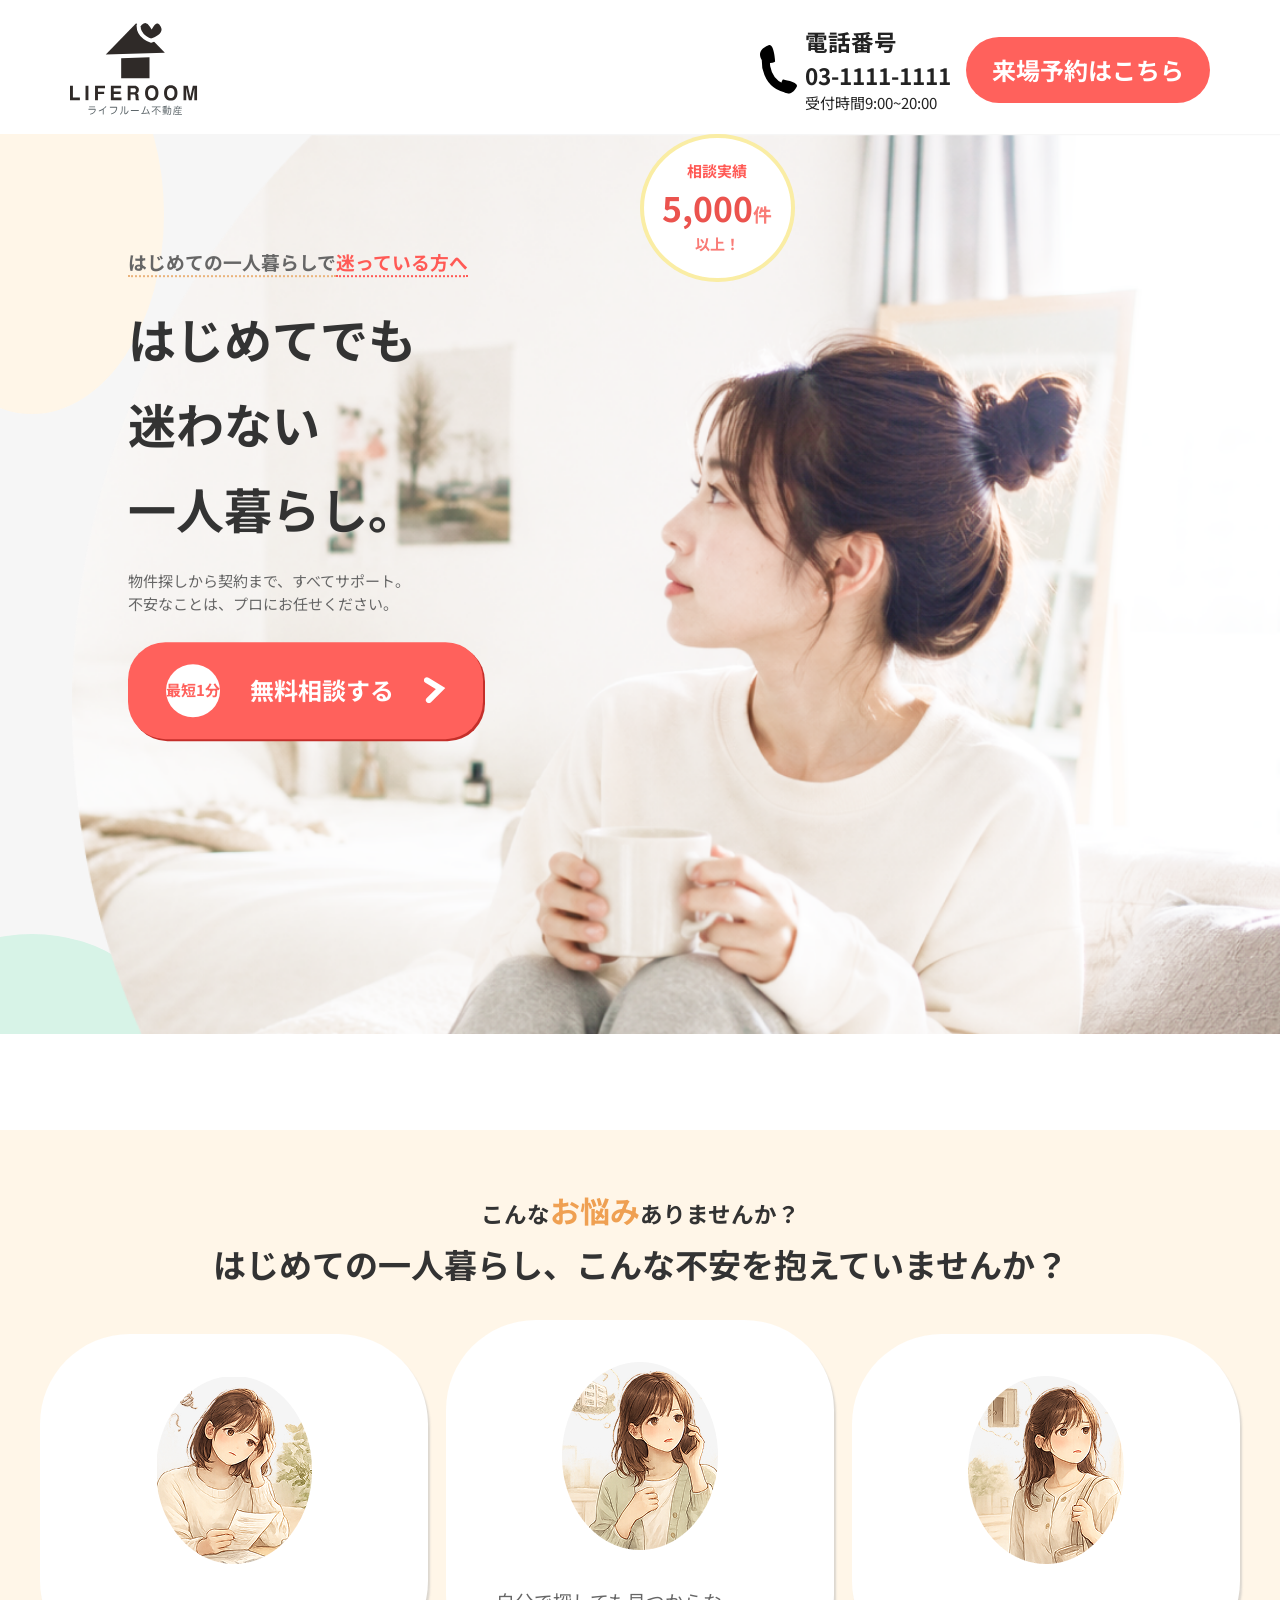
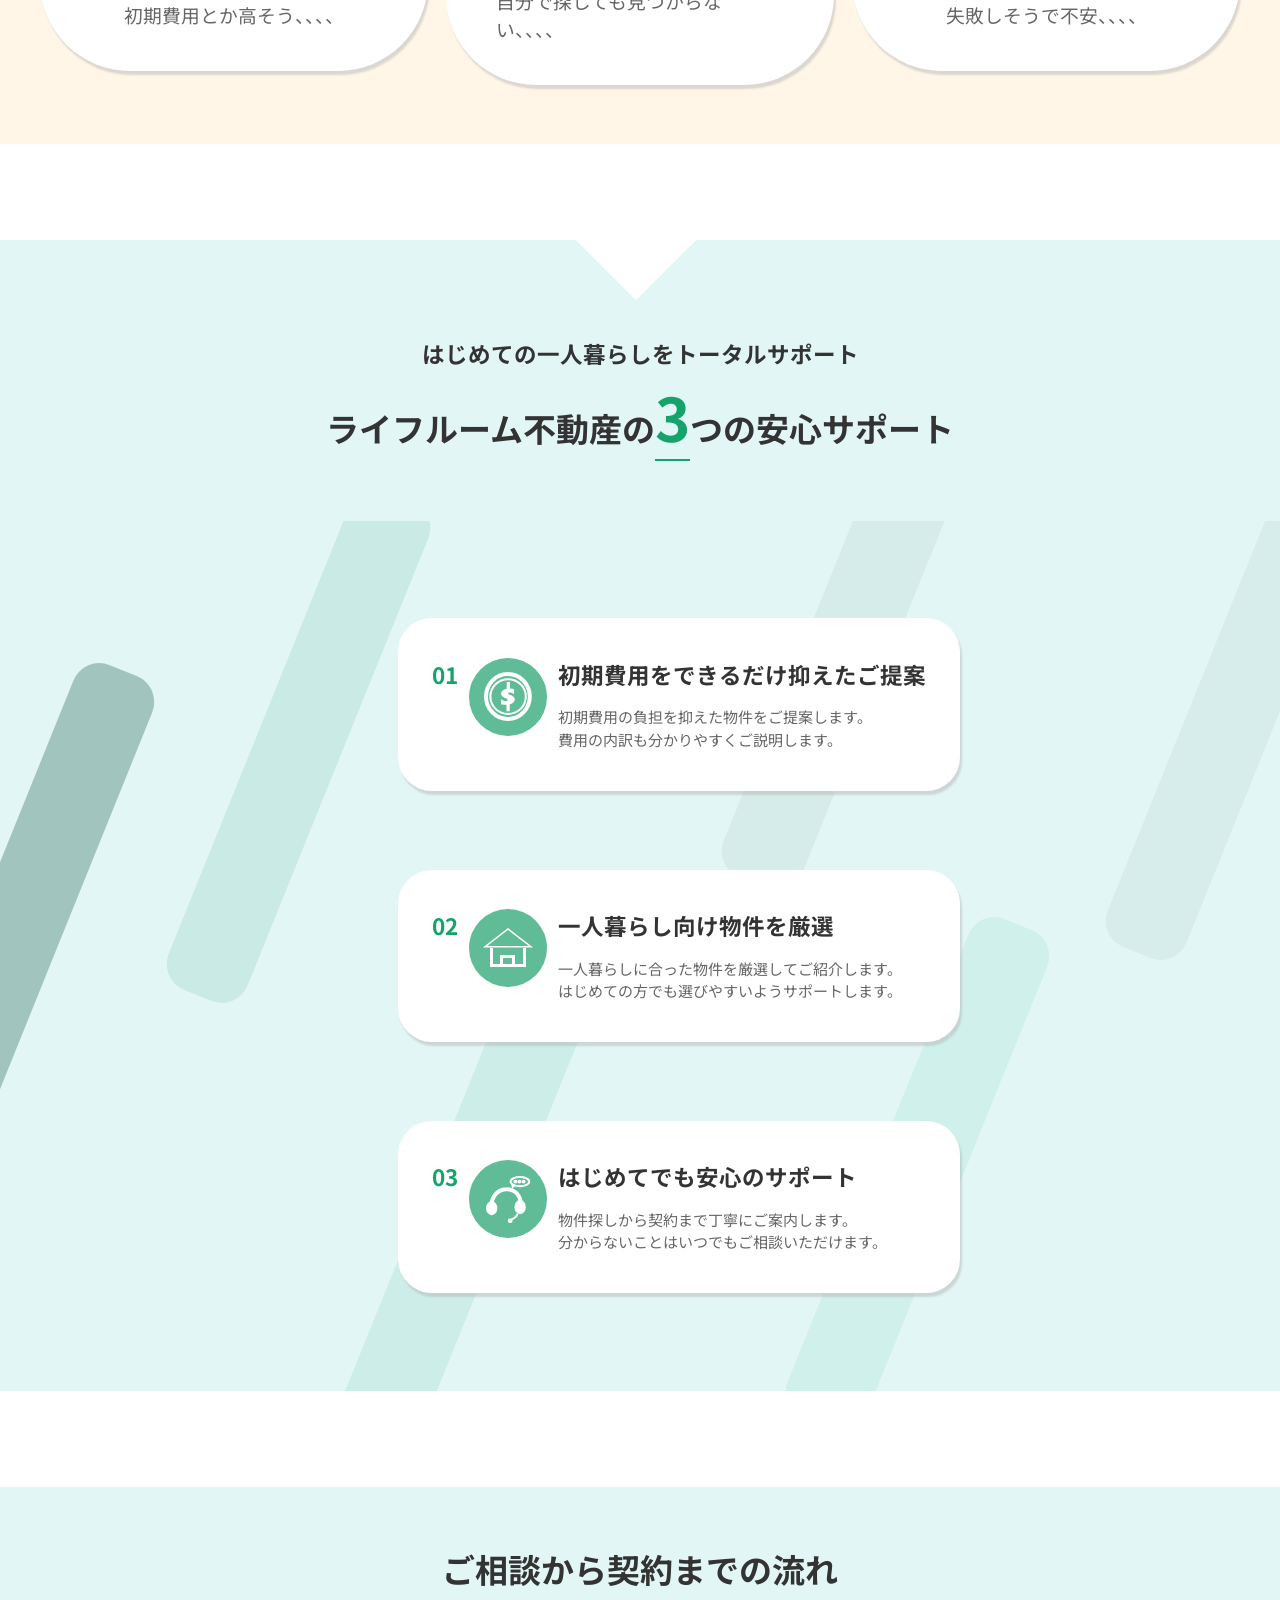
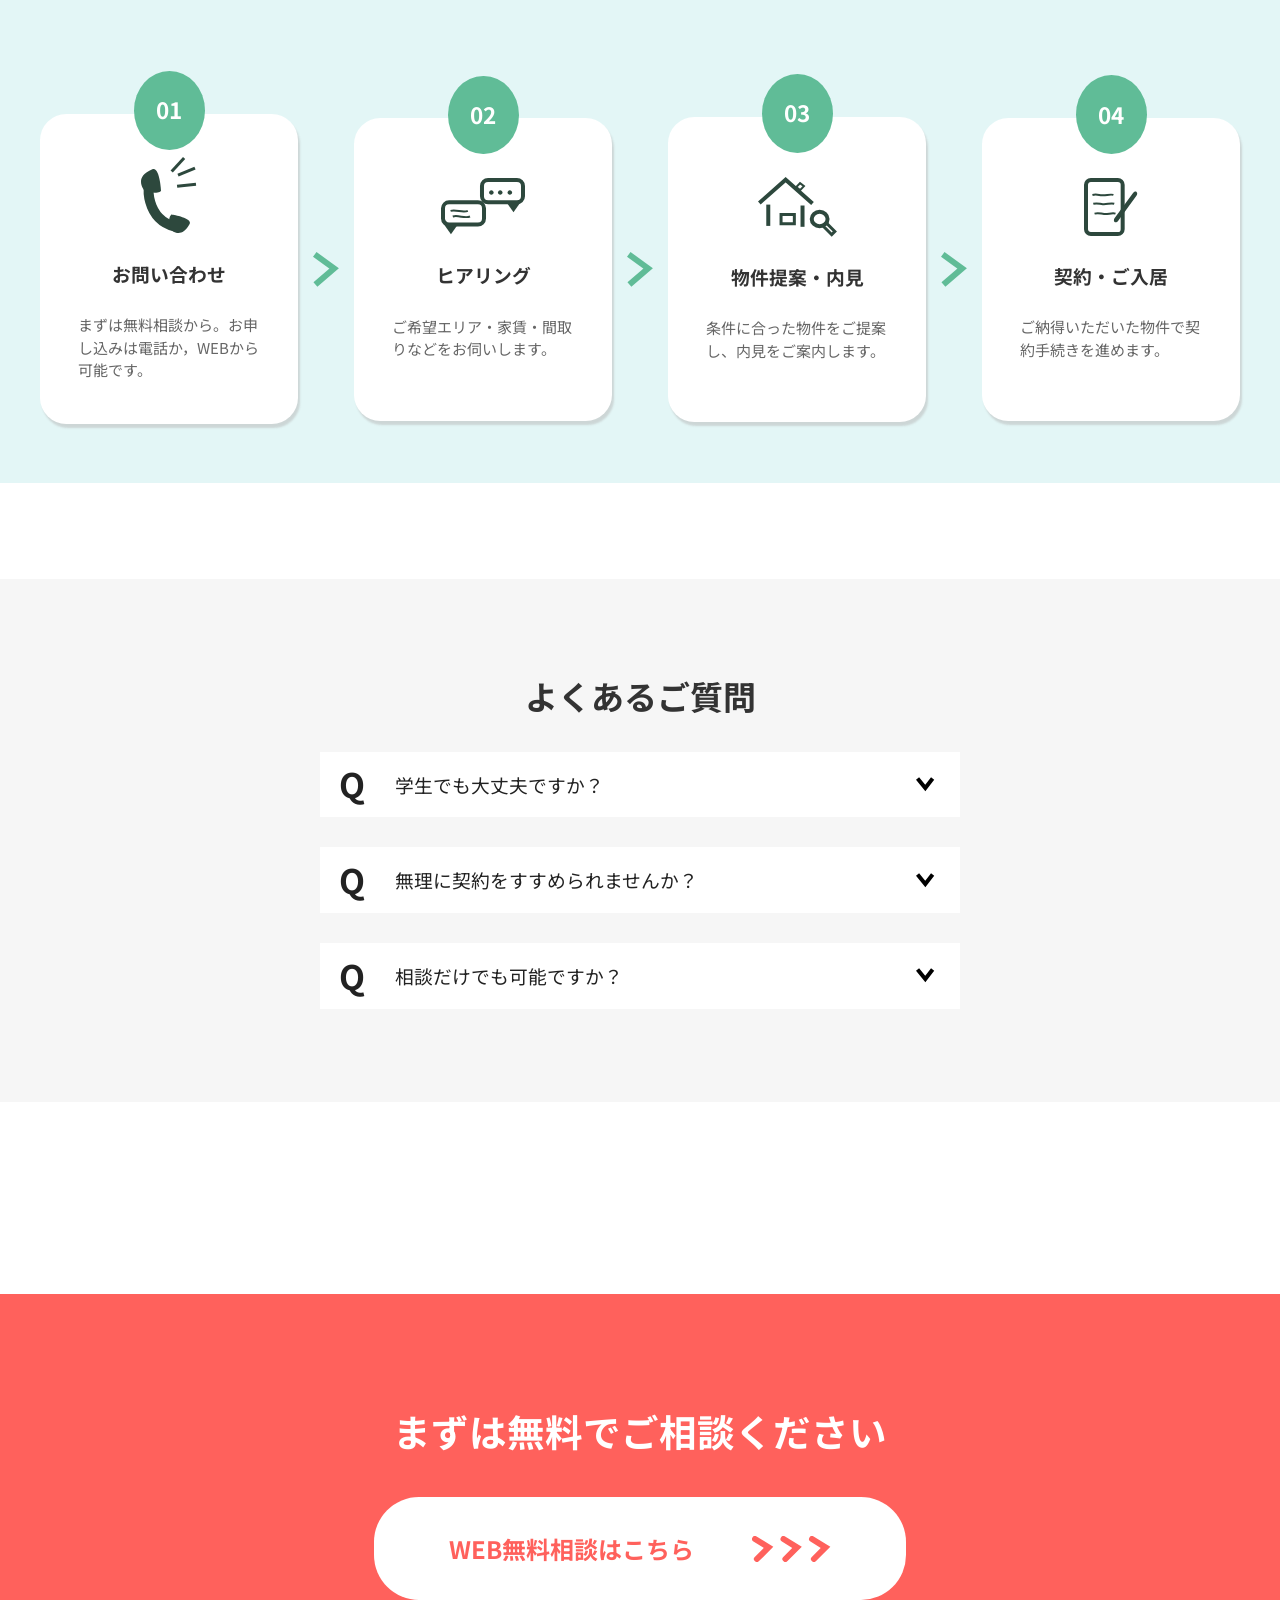
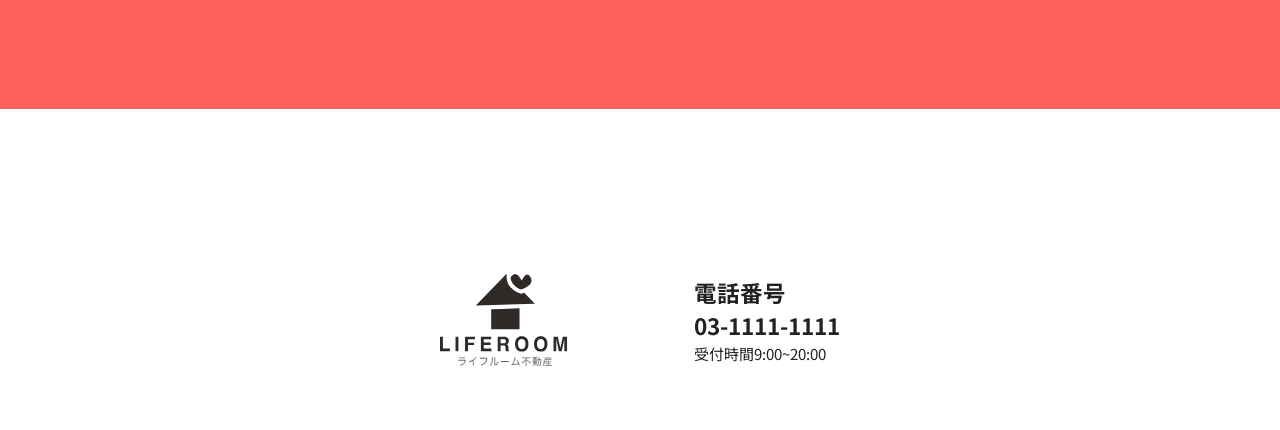
<file: index.html>
<!DOCTYPE html>
<html lang="ja" dir="ltr">
<head>
    <meta charset="UTF-8">
    <meta name="description" content="ポートフォリオLPデザイン架空不動産会社のサービスランディングページです">
    <meta name="viewport" content="width=device-width, initial-scale=1.0">

    <link rel="preconnect" href="https://fonts.googleapis.com">
    <link rel="preconnect" href="https://fonts.gstatic.com" crossorigin>
    <link href="https://fonts.googleapis.com/css2?family=Noto+Sans+JP:wght@100..900&display=swap" rel="stylesheet">

    <link rel="icon" href="assets/images/liferoom_favicon.png">
    <link rel="stylesheet" href="css/reset.css">
    <link rel="stylesheet" href="css/common.css">
    <link rel="stylesheet" href="css/style.css">
    <link rel="stylesheet" href="css/responsive.css">

    <title>ライフルーム不動産安心サポート</title>
</head>
<body>
    
        <header>
            <div class="container">
                <div class="header__layout">
                    <h1 class="header__logo">
                        <a href="index.html">
                            <img src="assets/images/logo.svg" alt="LIFEROOM/ライフルーム不動産" width="128" height="96"> 
                        </a>
                    </h1>
                    <div class="header__cta">
                        <div class="header__tel">
                            <img src="assets/images/tel-icon.svg" alt="電話アイコン" class="header__icon" width="37" height="49">
                            <div class="tel__text">
                                <p class="tel__label">電話番号</p>
                                <a href="tel:0311111111" class="tel__num">03-1111-1111</a>
                                <p class="tel__info">受付時間<span class="info__time">9:00~20:00</span></p>
                            </div>
                        </div>
                        <a href="contact/contact.html" class="btn__cta header__btn btn__font">来場予約はこちら</a>
                    </div>
                </div>
            </div>
        </header>
        <main>
            
                
                    <section id="first-view" class="section js-fade">
                        
                                <div class="first-view__layout">
                                    <div class="first-view__content">
                                        <p class="first-view__header"><span class="under-line--yellow">はじめての一人暮らしで</span><span class="text--pink">迷っている方へ</span></p>
                                        <h2 class="first-view__lead-text"><span>はじめてでも</span><span>迷わない</span><span>一人暮らし。</span></h2>
                                        <p class="first-view__sub-text">物件探しから契約まで、すべてサポート。<br>不安なことは、プロにお任せください。</p>
                                        <a href="contact/contact.html" class="btn__cta btn__font first-view__btn"><span class="add-cta">最短1分</span><span class="btn__text">無料相談する</span><span class="ui-icon"><svg width="22" height="26" viewBox="0 0 22 26" fill="none" xmlns="http://www.w3.org/2000/svg">
<path d="M3.00043 3.00043L16.5139 11.3787L4.89214 23.0004" stroke="white" stroke-width="6" stroke-linecap="round"/>
</svg></span></a>
                                    </div>
                                    <div class="first-view__visual">
                                        <div class="first-view__img">
                                            <img src="assets/images/fv-img.png" alt="一人暮らしの女性の生活風景">
                                        </div>
                                        <div class="first-view__cv">
                                            <p class="cv__header">相談実績</p>
                                            <p class="cv__result"><span class="cv__num">5,000</span>件</p>
                                            <p class="cv__bottom">以上！</p>
                                        </div>
                                    </div>
                                    <div class="fv-decoration decoration-circle"></div>
                                </div>
                        
                    </section>
                    
                    <section id="problem" class="section">
                        <div class="container">
                            <div class="problem__layout">
                                
                                    <div class="problem__title">
                                        <p class="section__title-header problem__title-header">こんな<span class="text--yellow">お悩み</span>ありませんか？</p>
                                        <h2 class="section__title">はじめての一人暮らし、こんな不安を抱えていませんか？</h2>
                                    </div>
                                    <div class="problem__content">
                                        <div class="problem__card">
                                            <div class="problem__img">
                                                <img src="assets/images/problem-cost-img.png" alt="費用が高くて悩んでる女性のイラスト">
                                            </div>
                                            <p class="problem__card-text">初期費用とか高そう、、、、</p>
                                        </div>
                                        <div class="problem__card">
                                            <div class="problem__img">
                                                <img src="assets/images/problem-search-img.png" alt="探しても見つからず困っている女性のイラスト">
                                            </div>
                                            <p class="problem__card-text">自分で探しても見つからない、、、、</p>
                                        </div>
                                        <div class="problem__card">
                                            <div class="problem__img">
                                                <img src="assets/images/problem-anxiety-img.png" alt="失敗しそうで不安になっている様子の女性のイラスト">
                                            </div>
                                            <p class="problem__card-text">失敗しそうで不安、、、、</p>
                                        </div>
                                    </div>  
                            </div> 
                        </div>       
                    </section>
                    <section id="solution" class="section">
                        
                            <div class="solution__layout">
                                    <div class="solution__title">
                                        <p class="section__title-header solution__title-header">はじめての一人暮らしをトータルサポート</p>
                                        <h2 class="section__title">ライフルーム不動産の<span class="text--green">3</span>つの安心サポート</h2>
                                    </div>
                                    <div class="solution__content js-fade">
                                        <div class="solution__card-area">
                                            <ul class="solution__card-list">
                                                <li class="solution__card">
                                                    <p class="solution__card-num">01</p>
                                                    <div class="solution__card-svg">
                                                        <img src="assets/images/coin-icon.svg" alt="コインアイコン">
                                                    </div>
                                                    <div class="solution__card-text">
                                                        <h3 class="solution__card-title">初期費用をできるだけ抑えたご提案</h3>
                                                        <p class="solution__card-description">初期費用の負担を抑えた物件をご提案します。<br>費用の内訳も分かりやすくご説明します。</p>
                                                    </div>
                                                </li>
                                                 <li class="solution__card">
                                                    <p class="solution__card-num">02</p>
                                                    <div class="solution__card-svg">
                                                        <img src="assets/images/house-icon.svg" alt="家のアイコン">
                                                    </div>
                                                    <div class="solution__card-text">
                                                        <h3 class="solution__card-title">一人暮らし向け物件を厳選</h3>
                                                        <p class="solution__card-description">一人暮らしに合った物件を厳選してご紹介します。<br>はじめての方でも選びやすいようサポートします。</p>
                                                    </div>
                                                </li>
                                                 <li class="solution__card">
                                                    <p class="solution__card-num">03</p>
                                                    <div class="solution__card-svg">
                                                        <img src="assets/images/support-icon.svg" alt="サポートアイコン">
                                                    </div>
                                                    <div class="solution__card-text">
                                                        <h3 class="solution__card-title">はじめてでも安心のサポート</h3>
                                                        <p class="solution__card-description">物件探しから契約まで丁寧にご案内します。<br>分からないことはいつでもご相談いただけます。</p>
                                                    </div>
                                                </li>
                                            </ul>
                                        </div>
                                        <div class="solution-decoration decoration-01"></div>
                                        <div class="solution-decoration decoration-02"></div>
                                        <div class="solution-decoration decoration-03"></div>
                                        <div class="solution-decoration decoration-04"></div>
                                        <div class="solution-decoration decoration-05"></div>
                                        <div class="solution-decoration decoration-06"></div>


                                    </div>
                            </div>
                        
                        
                    </section>
                    <section id="flow" class="section">
                        <div class="container">
                            <div class="flow__layout">
                                <h2 class="section__title">ご相談から契約までの流れ</h2>
                                <ol class="flow__list">
                                    <li class="flow__item">
                                        <p class="flow__item-num">01</p>
                                        <div class="flow__item-card">
                                            <div class="flow__card-icon">
                                                <img src="assets/images/flow-tel-icon.svg" alt="お問い合わせ電話アイコン">
                                            </div>
                                            <h3 class="flow__card-title">お問い合わせ</h3>
                                            <p class="flow__card-text">まずは無料相談から。お申し込みは電話か，WEBから可能です。</p>
                                        </div>
                                    </li>
                                    <div class="flow__item-arrow">
                                            <img src="assets/images/flow-arrow-icon2.svg" alt="矢印アイコン">
                                    </div>
                                    <li class="flow__item">
                                        <p class="flow__item-num">02</p>
                                        <div class="flow__item-card">
                                            <div class="flow__card-icon">
                                                <img src="assets/images/flow-hearing-icon.svg" alt="ヒアリングを表すアイコン">
                                            </div>
                                            <h3 class="flow__card-title">ヒアリング</h3>
                                            <p class="flow__card-text">ご希望エリア・家賃・間取りなどをお伺いします。</p>
                                        </div>
                                       
                                    </li>
                                    <div class="flow__item-arrow">
                                            <img src="assets/images/flow-arrow-icon2.svg" alt="矢印アイコン">
                                    </div>
                                    <li class="flow__item">
                                        <p class="flow__item-num">03</p>
                                        <div class="flow__item-card">
                                            <div class="flow__card-icon">
                                                <img src="assets/images/flow-viewing-icon.svg" alt="内見や家を探すアイコン">
                                            </div>
                                            <h3 class="flow__card-title">物件提案・内見</h3>
                                            <p class="flow__card-text">条件に合った物件をご提案し、内見をご案内します。</p>
                                        </div>
                                      
                                    </li>
                                    <div class="flow__item-arrow">
                                            <img src="assets/images/flow-arrow-icon2.svg" alt="矢印アイコン">
                                    </div>
                                    <li class="flow__item">
                                        <p class="flow__item-num">04</p>
                                        <div class="flow__item-card">
                                            <div class="flow__card-icon">
                                                <img src="assets/images/flow-contract-icon.svg" alt="契約を表すアイコン">
                                            </div>
                                            <h3 class="flow__card-title">契約・ご入居</h3>
                                            <p class="flow__card-text">ご納得いただいた物件で契約手続きを進めます。</p>
                                        </div>
                                    </li>
                                </ol>
                            </div>
                        </div>
                    </section>                       
                        
                    <section id="faq" class="section-faq">
                        <div class="container">
                            <div class="faq__layout">
                                 <h2 class="section__title">よくあるご質問</h2>
                                 <dl class="faq__list">
                                    <div class="faq__item" data-open="false">
                                        <dt class="faq__question">
                                            <p class="faq__text-area">
                                                <span class="faq__item-title">Q</span>
                                                <span class="faq__item-text">学生でも大丈夫ですか？</span>
                                            </p>
                                            <button class="faq__btn js-faq-toggle" aria-label="FAQを開閉する"><svg class="faq__btn-icon" width="19" height="15" viewBox="0 0 19 15" fill="none" xmlns="http://www.w3.org/2000/svg">
<path d="M16.6205 1.56793L9.31179 10.9907L1.55435 1.41101" stroke="black" stroke-width="4"/>
</svg></button>
                                        </dt>
                                        <dd class="faq__answer">
                                            <p class="faq__text-area">
                                                <span class="faq__item-title">A</span>
                                                <span class="faq__item-text">はい、学生の方でもご利用いただけます。</span>
                                            </p>
                                        </dd>
                                    </div>
                                    <div class="faq__item" data-open="false">
                                        <dt class="faq__question">
                                            <p class="faq__text-area">
                                                <span class="faq__item-title">Q</span>
                                                <span class="faq__item-text">無理に契約をすすめられませんか？</span>
                                            </p>
                                            <button class="faq__btn js-faq-toggle" aria-label="FAQを開閉する"><svg class="faq__btn-icon" width="19" height="15" viewBox="0 0 19 15" fill="none" xmlns="http://www.w3.org/2000/svg">
<path d="M16.6205 1.56793L9.31179 10.9907L1.55435 1.41101" stroke="black" stroke-width="4"/>
</svg></button>
                                        </dt>
                                        <dd class="faq__answer">
                                            <p class="faq__text-area">
                                                <span class="faq__item-title">A</span>
                                                <span class="faq__item-text"> 無理な営業や契約のご案内は行っておりませんので、<br>ご安心ください。</span>
                                            </p>
                                        </dd>
                                    </div>
                                    <div class="faq__item" data-open="false">
                                        <dt class="faq__question">
                                            <p class="faq__text-area">
                                                <span class="faq__item-title">Q</span>
                                                <span class="faq__item-text">相談だけでも可能ですか？</span>
                                            </p>
                                            <button class="faq__btn js-faq-toggle" aria-label="FAQを開閉する"><svg class="faq__btn-icon" width="19" height="15" viewBox="0 0 19 15" fill="none" xmlns="http://www.w3.org/2000/svg">
<path d="M16.6205 1.56793L9.31179 10.9907L1.55435 1.41101" stroke="black" stroke-width="4"/>
</svg></button>
                                        </dt>
                                        <dd class="faq__answer">
                                            <p class="faq__text-area">
                                                <span class="faq__item-title">A</span>
                                                <span class="faq__item-text">はい、相談だけでもお気軽にお問い合わせください。</span>
                                            </p>
                                        </dd>
                                    </div>
                                 </dl>
                            </div>
                        </div>
                    </section>
                    <section id="cta" class="section">
                        <div class="container">
                            <div class="cta__layout">
                                <div class="cta__content">
                                    <h2 class="cta__title">まずは無料でご相談ください</h2>
                                    <a href="contact/contact.html" class="btn__font cta__btn"><span class="cta__btn-text">WEB無料相談はこちら</span><span class="cta__btn-svg"><svg width="79" height="26" viewBox="0 0 79 26" fill="none" xmlns="http://www.w3.org/2000/svg">
<path d="M3.00037 3.00049L16.5138 11.3788L4.89208 23.0005" stroke="#FF615C" stroke-width="6" stroke-linecap="round"/>
<path d="M31.5138 3.00049L45.0272 11.3788L33.4055 23.0005" stroke="#FF615C" stroke-width="6" stroke-linecap="round"/>
<path d="M60.0272 3.00049L73.5407 11.3788L61.9189 23.0005" stroke="#FF615C" stroke-width="6" stroke-linecap="round"/>
</svg></span></a>
                                </div>
                            </div>
                        </div>
                    </section>
           
            
        </main>
        <footer>
            <div class="container">
                <div class="footer__layout">
                    <div class="footer__logo">
                        <img src="assets/images/logo.svg" alt="LIFEROOM/ライフルーム不動産">
                    </div>
                    <div class="tel__text">
                        <p class="tel__label">電話番号</p>
                        <a href="tel:0311111111" class="tel__num">03-1111-1111</a>
                        <p class="tel__info">受付時間<span class="info__time">9:00~20:00</span></p>
                     </div>
                </div>
            </div>
        </footer>
    
    <script src="js/script.js"></script>
</body>
</html>
</file>
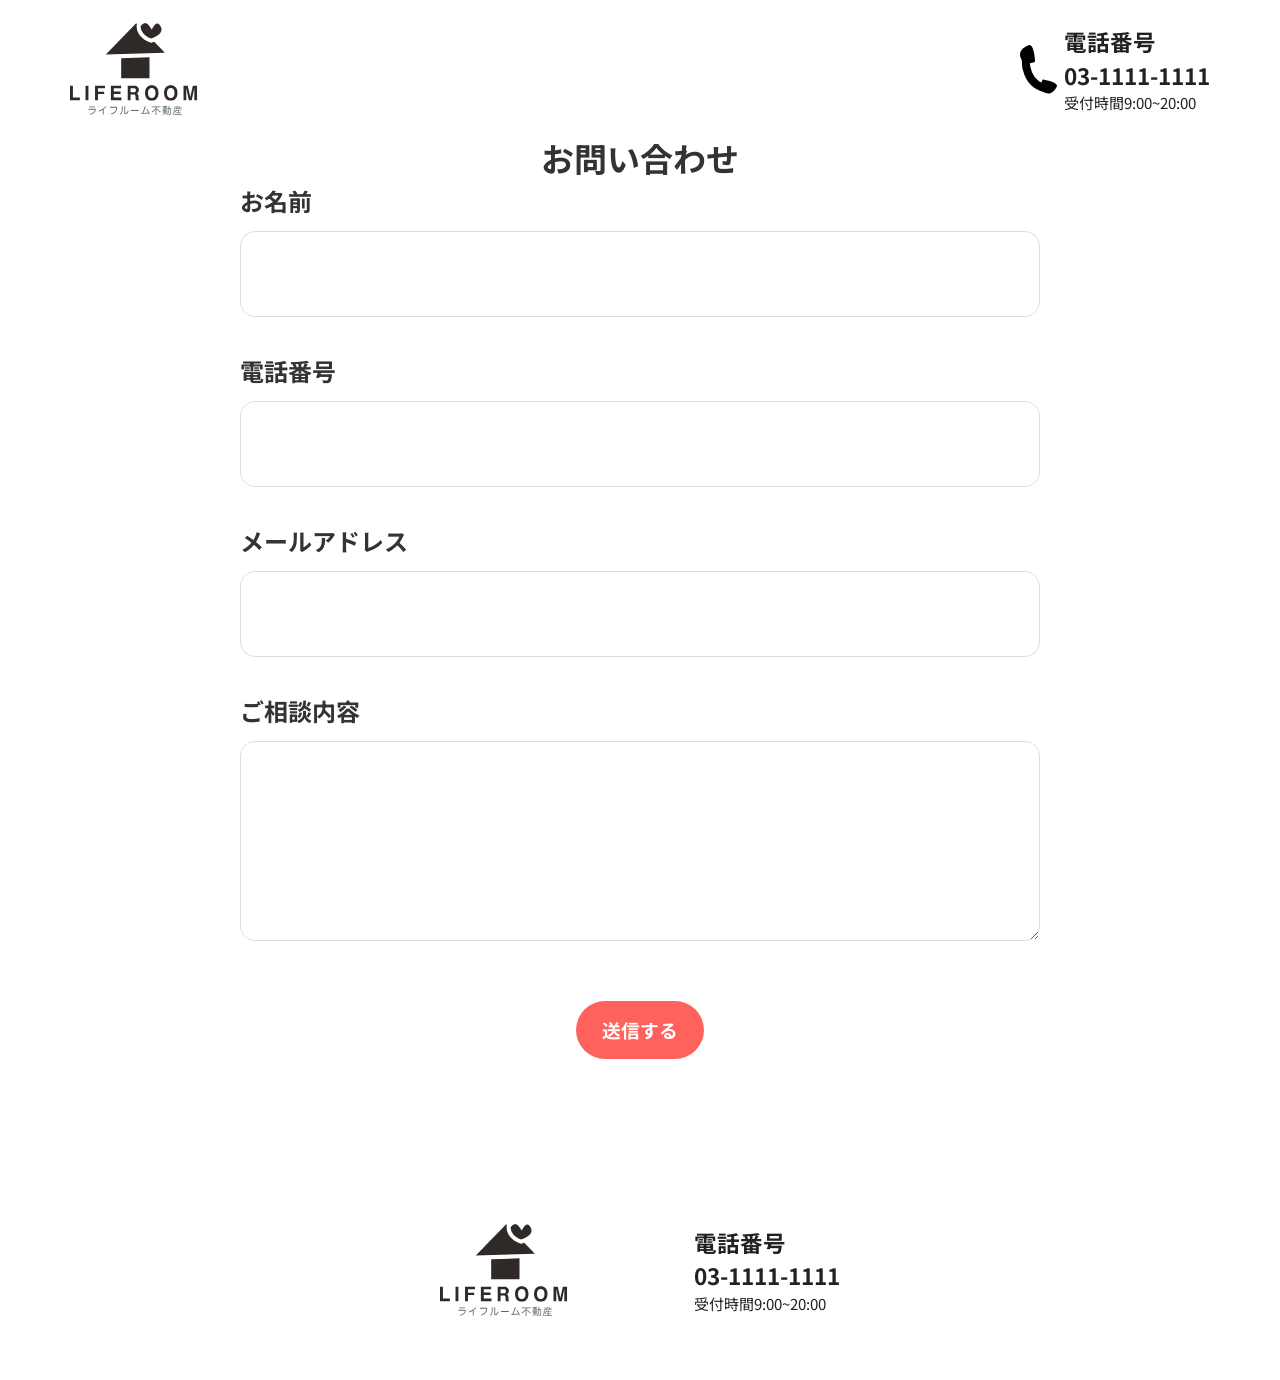
<file: contact/contact.html>
<!DOCTYPE html>
<html lang="ja" dir="ltr">
<head>
    <meta charset="UTF-8">
    <meta name="description" content="ポートフォリオLPデザイン架空不動産会社のサービスランディングページのお問い合わせページです">
    <meta name="viewport" content="width=device-width, initial-scale=1.0">

    <link rel="preconnect" href="https://fonts.googleapis.com">
    <link rel="preconnect" href="https://fonts.gstatic.com" crossorigin>
    <link href="https://fonts.googleapis.com/css2?family=Noto+Sans+JP:wght@100..900&display=swap" rel="stylesheet">

    <link rel="icon" href="../assets/images/liferoom_favicon.png">
    <link rel="stylesheet" href="../css/reset.css">
    <link rel="stylesheet" href="../css/common.css">
    <link rel="stylesheet" href="../css/style.css">
    <link rel="stylesheet" href="../css/responsive.css">

    <title>お問い合わせ | ライフルーム不動産安心サポート</title>
</head>
<body>
    
        <header>
            <div class="container">
                <div class="header__layout">
                    <h1 class="header__logo">
                        <a href="../index.html">
                            <img src="../assets/images/logo.svg" alt="LIFEROOM/ライフルーム不動産"> 
                        </a>
                    </h1>
                    <div class="header__cta">
                       <div class="header__tel">
                            <img src="../assets/images/tel-icon.svg" alt="電話アイコン" class="header__icon" width="37" height="49">
                            <div class="tel__text">
                                <p class="tel__label">電話番号</p>
                                <a href="tel:0311111111" class="tel__num">03-1111-1111</a>
                                <p class="tel__info">受付時間<span class="info__time">9:00~20:00</span></p>
                            </div>
                        </div>
                    </div>
                </div>
            </div>
        </header>
        <main>
            <div class="contents-wrapper">
                <section id="contact" class="section">
                    <div class="container">

                        <div class="contact__layout">

                            <h2 class="section__title">
                                お問い合わせ
                            </h2>

                            <form class="contact__form" action="./thanks.html">

                                <div class="contact__item">
                                <label for="name">
                                    お名前
                                </label>

                                <input
                                    type="text"
                                    id="name"
                                    name="name"
                                >
                                </div>

                                <div class="contact__item">
                                <label for="tel">
                                    電話番号
                                </label>

                                <input
                                    type="tel"
                                    id="tel"
                                    name="tel"
                                >
                                </div>

                                <div class="contact__item">
                                <label for="email">
                                    メールアドレス
                                </label>

                                <input
                                    type="email"
                                    id="email"
                                    name="email"
                                >
                                </div>

                                <div class="contact__item">
                                <label for="message">
                                    ご相談内容
                                </label>

                                <textarea
                                    id="message"
                                    name="message"
                                ></textarea>
                                </div>

                                <button
                                type="submit"
                                class="btn__cta contact__submit"
                                >
                                送信する
                                </button>

                            </form>

                        </div>

                    </div>
                </section>
                   
           
            </div>
        </main>
        <footer>
            <div class="container">
                <div class="footer__layout">
                    <div class="footer__logo">
                        <img src="../assets/images/logo.svg" alt="LIFEROOM/ライフルーム不動産"> 

                    </div>
                    <div class="tel__text">
                        <p class="tel__label">電話番号</p>
                        <a href="tel:0311111111" class="tel__num">03-1111-1111</a>
                        <p class="tel__info">受付時間<span class="info__time">9:00~20:00</span></p>
                     </div>
                </div>
            </div>
        </footer>
    
    <script src="../js/script.js"></script>
</body>
</html>
</file>
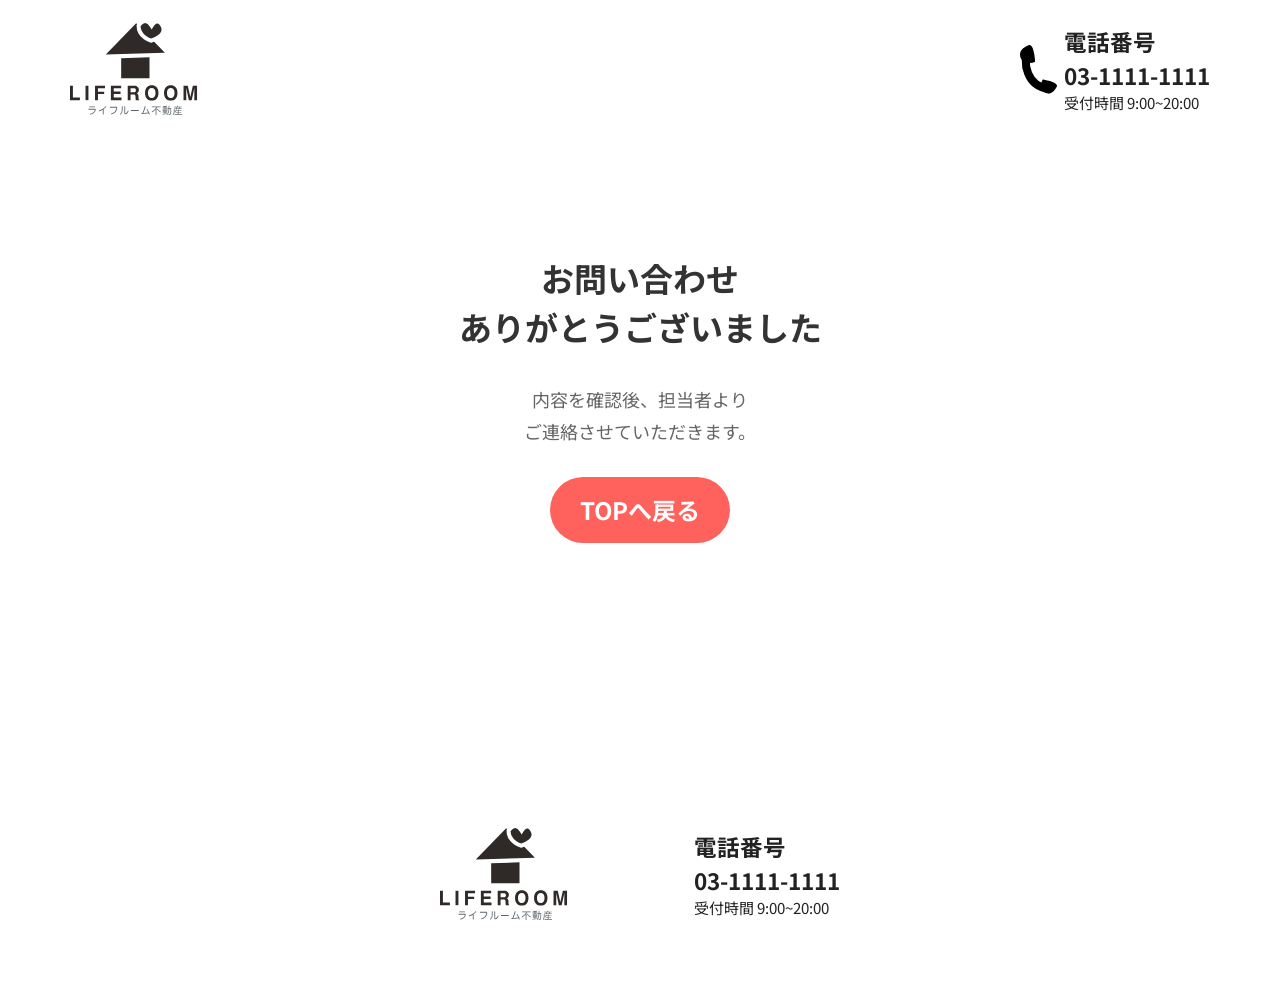
<file: contact/thanks.html>
<!DOCTYPE html>
<html lang="ja" dir="ltr">
<head>
    <meta charset="UTF-8">
    <meta name="description" content="お問い合わせ完了ページ">
    <meta name="viewport" content="width=device-width, initial-scale=1.0">

    <link rel="preconnect" href="https://fonts.googleapis.com">
    <link rel="preconnect" href="https://fonts.gstatic.com" crossorigin>
    <link href="https://fonts.googleapis.com/css2?family=Noto+Sans+JP:wght@100..900&display=swap" rel="stylesheet">

    <link rel="icon" href="../assets/images/liferoom_favicon.png">

    <link rel="stylesheet" href="../css/reset.css">
    <link rel="stylesheet" href="../css/common.css">
    <link rel="stylesheet" href="../css/style.css">
    <link rel="stylesheet" href="../css/responsive.css">    
    <title>お問い合わせ完了 | ライフルーム不動産安心サポート</title>
</head>

<body>

    <header>
        <div class="container">
            <div class="header__layout">

                <h1 class="header__logo">
                    <a href="../index.html">
                        <img src="../assets/images/logo.svg" alt="LIFEROOM/ライフルーム不動産">
                    </a>
                </h1>

                <div class="header__cta">
                    <div class="header__tel">

                        <img
                            src="../assets/images/tel-icon.svg"
                            alt="電話アイコン"
                            class="header__icon"
                            width="37"
                            height="49"
                        >

                        <div class="tel__text">
                            <p class="tel__label">電話番号</p>

                            <a href="tel:0311111111" class="tel__num">
                                03-1111-1111
                            </a>

                            <p class="tel__info">
                                受付時間
                                <span class="info__time">9:00~20:00</span>
                            </p>
                        </div>

                    </div>
                </div>

            </div>
        </div>
    </header>


    <main>

        <section class="thanks section">

            <div class="container">

                <div class="thanks__layout">

                    <h2 class="section__title">
                        お問い合わせ<br>
                        ありがとうございました
                    </h2>

                    <p class="thanks__text">
                        内容を確認後、担当者より<br>
                        ご連絡させていただきます。
                    </p>

                    <a href="../index.html" class="btn__cta thanks__btn btn__font">
                        TOPへ戻る
                    </a>

                </div>

            </div>

        </section>

    </main>


    <footer>
        <div class="container">

            <div class="footer__layout">

                <div class="footer__logo">
                    <img src="../assets/images/logo.svg" alt="LIFEROOM/ライフルーム不動産">
                </div>

                <div class="tel__text">

                    <p class="tel__label">電話番号</p>

                    <a href="tel:0311111111" class="tel__num">
                        03-1111-1111
                    </a>

                    <p class="tel__info">
                        受付時間
                        <span class="info__time">9:00~20:00</span>
                    </p>

                </div>

            </div>

        </div>
    </footer>

</body>
</html>
</file>
<file: css/common.css>
/* =========================
   共通
========================= */
:root {
   --btn-color-cta: #FF615C;

   --font-color-title: #333333;
   --font-color-text: #666666;

   --font-sz-20: 1.25rem;
   --font-sz-24: 1.5rem;
   --font-sz-32: 2rem;
   --font-sz-36: 2.25rem;
   --font-sz-40: 2.5rem;
}

body {
   font-family: "Noto Sans JP", sans-serif;
}

/* =========================
   レイアウト基盤
========================= */

header,
main,
footer {
   width: 100%;
}
.container{
   width: 100%;
   max-width: 1440px;
   margin: 0 auto;
}
.section {
   margin-bottom: 6.4rem;
}

/* =========================
   ヘッダー
========================= */
 header {
   position: sticky;
   top: 0;
   z-index: 10;
   background: #ffffffec;
}
.header__layout {
   display: flex;
   justify-content: space-between;
   align-items: flex-end;
   padding-block: 1.25rem;
   padding-inline: 3rem;
}
.header__cta {
   display: flex;
   align-items: center;
   gap: 1rem;
}
.header__tel {
   display: flex;
   align-items: center;
   gap: 0.5rem;

}
.tel__label,
.tel__num {
   font-size: var(--font-sz-24);
   font-weight: bold;
}


/* =========================
   component
========================= */

/*---btn-----*/
.btn__font {
   font-size: var(--font-sz-32);
   font-weight: bold;
}
.btn__cta {
   color: #ffffff;
   background: var(--btn-color-cta);
   transition:
      background .3s ease,
      transform .3s ease,
      box-shadow .3s ease;
}
.btn__cta:hover{
   transform: translateY(-4px);

   box-shadow: 0 8px 20px rgba(0,0,0,.12);

   opacity: .9;
}
.header__btn,
.first-view__btn,
.cta__btn {
   display: flex;
   align-items: center;
   justify-content: center;
}


.section__title {
   font-size: var(--font-sz-40);
   font-weight: bold;
   color: var(--font-color-title);
}
.section__title-header {
   font-size: var(--font-sz-24);
   font-weight: bold;
   color: var(--font-color-title);
}


/*-----------スクロールアニメ-------*/
.js-fade{
   opacity: 0;
   transform: translateY(40px);
   transition:
      opacity .8s ease,
      transform .8s ease;
}

.js-fade.is-active{
   opacity: 1;
   transform: translateY(0);
}



/* =========================
   フッター
========================= */
footer {
   padding-block: 3.8rem;
}
.footer__layout {
   display: flex;
   align-items: flex-end;
   justify-content: center;
   padding: 0.5rem 1.25rem;
   gap: 8.4rem;
   
}
</file>
<file: css/style.css>
/* =========================
   LP固有スタイル
========================= */
:root {
   --bg-color-fv: #F6F6F6;
   --bg-color-problem: #FFF6E8;
   --bg-color-solution: #E3F6F6;
   --bg-color-flow: #E3F6F6;
   --bg-color-faq: #F6F6F6;
   --bg-color-cta: #FF615C;
 
}


/* =========================
   ボタン
========================= */

.header__btn {
   padding: 1rem 1.75rem;
   border-radius: 2.25rem;

}
.first-view__btn {
   padding: 1.5rem 2.5rem;
   border-radius: 2.5rem;
   gap: 2rem;
   box-shadow: 2px 2px #c42f2a;

}
.cta__btn {
   background: #ffffff;
   color: var(--btn-color-cta);
   padding: 2.25rem 5rem;
   border-radius: 3rem;
   gap: 3.875rem;
   transition:
      background .3s ease,
      transform .3s ease,
      box-shadow .3s ease;
}
.cta__btn:hover {
   
   transform: translateY(-4px);

   box-shadow: 0 8px 20px rgba(0,0,0,.12);

   opacity: .9;
}

.add-cta {
   padding-block: 1rem;
   background: #ffffff;
   color: #FF615C;
   font-weight: bold;
   font-size: 1rem;
   border-radius: 50%;
}












/* =========================
   ファーストビュー（FV）
========================= */

/*セクション全体*/
#first-view {
   background: var(--bg-color-fv);
   
}
.first-view__layout {
  
    position: relative;
    min-height: 100vh;
    overflow: hidden;
   

}

/*セクションコンテンツ*/
.first-view__layout::before {
   content: "";
   width: 264px;
   height: 400px;
   background: #FFF6E8;
   border-radius: 50%;
   position: absolute;
   left: -100px;
   top: 0;
   transform: translateY(-30%);
   z-index: 1;

}
.fv-decoration {
   height: 100vh;
}
.fv-decoration::before {
   content: "";
   width: 264px;
   height: 200px;
   background: #D7F3E7;
   border-radius: 50%;
   position: absolute;
   left: -100px;
   bottom: 0;
   transform: translateY(50%);
   z-index: 1;
}
.first-view__img {
    position: absolute;
    top: 0;
    right: 0;
    z-index: 2;
}

.first-view__img img {
    width: 100%;
    height: 100vh;
    object-fit: cover;
}
.first-view__content {
    display: flex;
    flex-direction: column;
    gap: 1.75rem;
    position: absolute;
    left: 20%;
    top: 40%;
    transform: translateY(-50%);
    z-index: 3;
}
.first-view__lead-text {
   display: flex;
   flex-direction: column;
   gap: 0.875rem;
   color: var(--font-color-title);
   font-size: 4rem;
   font-weight: bold;
}
.first-view__header {
   font-size: var(--font-sz-20);
   font-weight: bold;
   color: var(--font-color-text);
}
.under-line--yellow {
   border-bottom: 2px dotted #EAB37C;
}
.text--pink {
   color: #FF5A55;
   border-bottom: 2px dotted #FF5A55;
   
}

.first-view__sub-text {
   color: var(--font-color-text);
}

.first-view__cv {
   display: flex;
   flex-direction: column;
   align-items: center;
   justify-content: center;
   padding: 1.5rem 1.75rem;
   border-radius: 50%;
   background: #ffffff;
   border: 4px solid rgba(249, 231, 130, 0.726);
   max-width: 10.3rem;
   position: absolute;
   top: 0;
   left: 50%;
   z-index: 2;
}
.cv__header {
   font-size: 1rem;
   font-weight: bold;
   color: #FF5A55;
}
.cv__result {
   display: flex;
   align-items: baseline;
   font-size: var(--font-sz-20);
   font-weight: bold;
   color: #F97B76;

}
.cv__num {
   font-size: var(--font-sz-36);
   font-weight: bold;
   color: #EB534E;
}
.cv__bottom {
   font-size: 1rem;
   font-weight: bold;
   color: #F97B76;
}









/* =========================
   problem
========================= */

/*----セクション全体--------*/
#problem {
   background: var(--bg-color-problem);
}
.problem__layout {
   display: flex;
   flex-direction: column;
   align-items: center;
   gap: 2rem; 
   padding-block: 3.875rem;
}

/*--------コンテンツ--------------*/
.problem__title {
   display: flex;
   flex-direction: column;
   align-items: center;
   gap: 0.5rem;
}
.problem__content {
   display: flex;
   justify-content: center;
   align-items: center;
   gap: 2.25rem;
   width: 100%;
   
}
.problem__card {
   max-width: 430px;
   width: 100%;
   display: flex;
   flex-direction: column;
   align-items: center;
   gap: 2.5rem;
   background: #fff;
   border-radius: 90px;
   box-shadow: 2px 4px 2px #b4b4b47c;
   padding: 2.8rem 3.3rem;
}
.problem__card-text {
   color: var(--font-color-text);
   font-size: var(--font-sz-20);
}
.text--yellow {
   color: #EFA052;
   font-size: var(--font-sz-32);
}



/* =========================
   solution
========================= */

/*-----セクション全体-------*/
#solution {
   background: var(--bg-color-solution);
   position: relative;
}
.solution__layout {
   display: flex;
   flex-direction: column;
   align-items: center;
   gap: 4rem;
   padding-top: 6.5rem;
}
#solution::before {
  content: "";
  position: absolute;
  top: 0px;
  left: 45%;
  

  width: 0;
  height: 0;

  border-left: 60px solid transparent;
  border-right: 60px solid transparent;
  border-top: 60px solid #fff;
}

/*-------コンテンツ--------------*/
.solution__content {
   position: relative;
   overflow: hidden;
   width: 100%;
   padding-block: 6.5rem;
}
.solution__card-area {
   max-width: 60%;
   display: flex;
   flex-direction: column;
   align-items: flex-end;
}

.solution__title {
   display: flex;
   flex-direction: column;
   align-items: center;
}
.text--green {
   font-size: 4rem;
   font-weight: bold;
   color: #14A36A;
   border-bottom: 2px solid #14A36A;
}
.solution__card-list {
   display: flex;
   flex-direction: column;
   gap: 5.25rem;
   max-width: 700px;
}
.solution__card {
   background: #fff;
   display: flex;
   align-items: flex-start;
   gap: 0.75rem;
   min-width: 647px;
   box-shadow: 2px 4px 2px #b4b4b47c;
   border-radius: 2.25rem;
   padding: 2.625rem 2.25rem;
   z-index: 1;
}
.solution__card-num {
   font-size: var(--font-sz-24);
   font-weight: bold;
   color: #14A36A;
}
.solution__card-text {
   display: flex;
   flex-direction: column;
   gap: 1rem;
}
.solution__card-title {
   font-size: var(--font-sz-24);
   font-weight: bold;
   color: var(--font-color-title);
}
.solution__card-description {
   color: var(--font-color-text);
}
.solution__card-svg {
   display: flex;
   flex-direction: column;
   align-items: center;
   justify-content: center;
   min-width: 78px;
   min-height: 78px;
   background: #60BC97;
   border-radius: 50%;
   
}

.solution-decoration {
   position: absolute;
   height: 538px;
   width: 85px;
   border-radius: 28px;
   transform: rotate(22deg);
   
}
.decoration-01 {
   background: #1e665256;
  
   top: 15%;
   left: -20px;
   
}
.decoration-02 {
   background: #39a88928;
   top: -5%;
   left: 20%;

}
.decoration-03 {
   background: #2aaa881f;
   left: 33%;
   bottom: -10%;

}
.decoration-04 {
   background: #497e6f15;
   top: -18%;
   right: 30%;

}
.decoration-05 {
   background: #53ccaa23;
   bottom: -6%;
   right: 25%;

}
.decoration-06 {
   background: #1e665211;
   top: -10%;
   right: 0;

}









/* =========================
   制作の流れ
========================= */

/*-----セクション全体-------*/

#flow {
   background: var(--bg-color-flow);
}

.flow__layout {
   display: flex;
   flex-direction: column;
   align-items: center;
   gap: 8rem;
   padding-block: 3.875rem;
}



/*-------コンテンツ--------------*/

.flow__list {
   display: flex;
   align-items: center;
   justify-content: center;
   gap: 1.75rem;
  

}
.flow__item {
   background: #fff;
   display: flex;
   flex-direction: column;
   align-items: center;
   justify-content: center;
   gap: 1.75rem;
   padding: 4rem 2.5rem;
   border-radius: 1.75rem;
   box-shadow: 2px 4px 2px #b4b4b47c;
   max-width: 274px;
   max-height: 310px;
   width: 100%;
   position: relative;

}
.flow__item-card {
   display: flex;
   flex-direction: column;
   align-items: center;
   gap: 1.75rem;

}
.flow__card-title {
   color: var(--font-color-title);
   font-size: var(--font-sz-20);
   font-weight: bold;
}
.flow__card-text {
   color: var(--font-color-text);
}
.flow__item-num {
   font-size: var(--font-sz-24);
   font-weight: bold;
   color: #fff;
   background: #60BC97;
   padding: 1.5rem;
   border-radius: 50%;
   z-index: 1;
   position: absolute;
   top: -14%;
}
.flow__item-arrow{
   flex-shrink: 0;
}





/* =========================
   FAQ
========================= */

/*--------セクション全体-------------*/
#faq {
   background: var(--bg-color-faq);
}
.section-faq {
   margin-top: 6.4rem;
   margin-bottom: 12.8rem;
}
.faq__layout {
   display: flex;
   flex-direction: column;
   justify-content: center;
   align-items: center;
   gap: 2rem;
   padding-block: 6.25rem;
}

/*-------コンテンツ--------------*/
.faq__list {
   display: flex;
   flex-direction: column;
   justify-content: center;
   align-items: center;
   gap: 2rem;
}
.faq__item {
   display: flex;
   flex-direction: column;
   background: #fff;
   padding-inline: 1.25rem;
   min-width: 640px;
   max-width: 640px;
   width: 100%;
}
.faq__question {
   display: flex;
   align-items: center;
   justify-content: space-between;
}
.faq__answer {
   border-top: 1px solid #111111;
}
.faq__question,
.faq__answer {
   padding-block: 0.5rem;
}
.faq__text-area {
   display: flex;
   gap: 2rem;
   align-items: center;
}
.faq__item-title {
   font-size: var(--font-sz-36);
   font-weight: bold;
}
.faq__item-text {
   font-size: var(--font-sz-20);
}

/*------toggle---*/
.faq__item[data-open="false"] .faq__answer {
    display: none;
}

.faq__item[data-open="true"] .faq__answer {
    display: block;
}
.faq__btn-icon{
   transition: transform .3s ease;
}
.faq__item[data-open="true"] .faq__btn-icon{
   animation: openRotate .4s ease forwards;
}
.faq__item[data-open="false"] .faq__btn-icon{
   animation: closeRotate .4s ease forwards;
}

/*-----アニメーション----*/
@keyframes openRotate {

   0%{
      transform: rotate(0deg);
   }

   60%{
      transform: rotate(220deg);
   }

   100%{
      transform: rotate(180deg);
   }

}
@keyframes closeRotate {

   0%{
      transform: rotate(0deg);
   }
   30%{
      transform: rotate(-180deg);
   }
   60%{
      transform: rotate(-220deg);
   }

   100%{
      transform: rotate(0deg);
   }

}

/* =========================
   CTA
========================= */

/*--------セクション全体-------------*/
#cta {
   background: var(--bg-color-cta);
}
.cta__layout {
   display: flex;
   flex-direction: column;
   justify-content: center;
   align-items: center;
   padding-block: 7.25rem;
}

/*-------コンテンツ--------------*/
 .cta__content {
   display: flex;
   flex-direction: column;
   justify-content: center;
   align-items: center;
   gap: 2.5rem;

}
.cta__title {
   font-size: 3rem;
   font-weight: bold;
   color: #fff;
}








/* =========================
　　　お問い合わせ
========================= */

/*--------セクション全体-------------*/
.contact__layout {
   display: flex;
   flex-direction: column;
   align-items: center;

}




/*-------コンテンツ--------------*/
.contact__form{
   width: 100%;
   max-width: 800px;

   display: flex;
   flex-direction: column;
   gap: 2.4rem;
}

.contact__item{
   display: flex;
   flex-direction: column;
   gap: .8rem;
}

.contact__item label{
   font-size: 1.6rem;
   font-weight: 700;
   color: #333;
}

.contact__item input,
.contact__item textarea{
   width: 100%;

   padding: 1.6rem;

   border: 1px solid #ddd;
   border-radius: 1rem;

   font-size: 1.6rem;

   background: #fff;
}

.contact__item textarea{
   min-height: 200px;
   resize: vertical;
}

.contact__form .btn__cta{
   align-self: center;
   margin-top: 1.6rem;
}
.contact__submit {
   padding: 1rem 1.75rem;
   border-radius: 2.25rem;
   font-weight: bold;
   font-size: var(--font-sz-20);
}

/* =========================
   thanks
========================= */

.thanks{
   padding-block: 8rem;
}

.thanks__layout{
   display: flex;
   flex-direction: column;
   align-items: center;
   justify-content: center;

   text-align: center;

   gap: 2rem;
}

.thanks__text{
   font-size: 1.2rem;
   line-height: 1.8;
   color: var(--font-color-text);
}

.thanks__btn{
   display: flex;
   align-items: center;
   justify-content: center;

   padding: 1rem 2rem;

   border-radius: 999px;

   transition:
      transform .3s ease,
      box-shadow .3s ease;
}

.thanks__btn:hover{
   transform: translateY(-4px);

   box-shadow: 0 8px 20px rgba(0,0,0,.12);
}
</file>
<file: css/responsive.css>
/* =========================
   1280px
========================= */

@media (max-width: 1280px){

   /* ===== 基盤 ===== */

   html{
      font-size: 93.75%;
   }

   .container{
      max-width: 1200px;
   }

   .section__title{
      font-size: 2.2rem;
   }

   .btn__font{
      font-size: 1.6rem;
   }


   /* ===== header ===== */

   .header__layout{
      padding-inline: 2rem;
   }


   /* ===== FV ===== */

   .first-view__content{
      left: 10%;
   }

   .first-view__lead-text{
      font-size: 3.2rem;
   }


   /* ===== problem ===== */

   .problem__content{
      gap: 1.2rem;
   }


   /* ===== solution ===== */

   .solution__card-area{
      max-width: 75%;
   }

   .solution__card{
      min-width: auto;
   }


   /* ===== flow ===== */

   .flow__list{
      gap: 1rem;
   }


   /* ===== CTA ===== */

   .cta__title{
      font-size: 2.5rem;
   }

}




/* =========================
   1000px
========================= */

@media (max-width: 1000px){

   /* ===== 基盤 ===== */

   html{
      font-size: 87.5%;
   }

   .container{
      max-width: 960px;
   }

   .section__title{
      font-size: 2rem;
      text-align: center;
   }

   .section__title-header{
      font-size: 1.2rem;
   }


   /* ===== header ===== */

   .header__layout{
      gap: 1.6rem;
   }

   .header__logo img{
      width: 90px;
   }

   .header__icon{
      width: 24px;
      height: auto;
   }

   .tel__label,
   .tel__num{
      font-size: 1rem;
   }

   .tel__info{
      font-size: .8rem;
   }

   .header__btn{
      padding: .8rem 1.2rem;
   }


   /* ===== FV ===== */

   .first-view__lead-text{
      font-size: 2.8rem;
   }

   .first-view__sub-text{
      font-size: 1rem;
   }

   .first-view__img{
      width: 80%;
   }

   .first-view__img img{
      width: 100%;
      object-fit: cover;
   }

   .first-view__layout::before{
      width: 180px;
      height: 260px;
      left: -60px;
   }

   .fv-decoration::before{
      width: 180px;
      height: 140px;
      left: -60px;
   }


   /* ===== problem ===== */

   .problem__content{
      flex-direction: column;
   }

   .problem__card{
      padding: 2rem;
   }

   .problem__card-text{
      font-size: 1rem;
   }


   /* ===== solution ===== */

   #solution::before{
      left: 42.5%;
   }

   .solution__card-area{
      max-width: 100%;
      align-items: center;
   }

   .solution__card-title{
      font-size: 1.4rem;
   }

   .solution-decoration{
      width: 42px;
   }


   /* ===== flow ===== */

   .flow__list{
      flex-direction: column;
      gap: 3rem;
   }

   .flow__item-arrow{
      transform: rotate(90deg);
   }

   .flow__item-num{
      top: -14%;
   }

   .flow__card-text{
      font-size: 1rem;
   }


   /* ===== faq ===== */

   .faq__item-text{
      font-size: 1rem;
   }


   /* ===== CTA ===== */

   .cta__title{
      font-size: 2rem;
   }


   /* ===== contact ===== */

   .contact__form{
      max-width: 680px;
      gap: 2rem;
   }

   .contact__item label{
      font-size: 1.2rem;
   }

   .contact__item input,
   .contact__item textarea{
      padding: 1.2rem;
      font-size: 1.2rem;
   }

   .contact__item textarea{
      min-height: 180px;
   }

}




/* =========================
   768px
========================= */

@media (max-width: 768px){

   /* ===== 基盤 ===== */

   html{
      font-size: 81.25%;
   }

   .container{
      max-width: 100%;
      padding-inline: 1.2rem;
   }

   .section{
      margin-bottom: 4rem;
   }

   .section__title{
      font-size: 2rem;
      line-height: 1.4;
      text-align: center;
   }

   .section__title-header{
      font-size: 1rem;
   }

   .btn__font{
      font-size: 1rem;
   }


   /* ===== header ===== */

   .header__layout{
      padding-inline: 1rem;
      align-items: center;
      gap: .5rem;
   }

   .header__logo img{
      width: 72px;
   }

   .header__cta{
      width: 100%;
      justify-content: flex-end;
      gap: .5rem;
   }

   .header__tel{
      gap: .4rem;
   }

   .header__icon{
      width: 20px;
      height: auto;
   }

   .tel__label,
   .tel__num{
      font-size: .9rem;
   }

   .tel__info{
      font-size: .7rem;
   }

   .header__btn{
      padding: .8rem 1rem;
      white-space: nowrap;
      font-size: .9rem;
   }


   /* ===== FV ===== */

   .first-view__layout{
      min-height: auto;
      padding-block: 6rem;
   }

   .first-view__content{
      left: 25%;
      top: 25%;
   }

   .first-view__lead-text{
      font-size: 2.2rem;
      line-height: 1.3;
   }

   .first-view__header{
      font-size: 1rem;
   }

   .first-view__sub-text{
      font-size: .95rem;
      line-height: 1.8;
   }

   .first-view__btn{
      width: 100%;
   }

   .first-view__img{
      width: 100%;
      top: 35%;
   }

   .first-view__img img{
      max-height: 420px;
      object-fit: cover;
      object-position: right center;
   }

   .first-view__layout::before{
      width: 120px;
      height: 180px;
      left: -40px;
   }

   .fv-decoration::before{
      width: 120px;
      height: 100px;
      left: -40px;
   }

   .first-view__cv{
      top: 15%;
      left: 70%;
   }


   /* ===== problem ===== */

   .problem__content{
      flex-direction: column;
      padding-inline: 1rem;
   }

   .problem__card{
      padding: 2rem;
   }

   .problem__card-text{
      font-size: .95rem;
      line-height: 1.7;
   }


   /* ===== solution ===== */

   .solution__content{
      padding-inline: 1.2rem;
   }

   .solution__card{
      width: 100%;
      padding: 1.8rem 1.2rem;
      border-radius: 1.5rem;
      gap: .8rem;
   }

   .solution__card-title{
      font-size: 1.2rem;
   }

   .solution__card-description{
      font-size: .95rem;
      line-height: 1.7;
   }

   .decoration-01{
      top: 10%;
      left: -40px;
   }

   .decoration-02{
      top: -12%;
      left: 18%;
   }

   .decoration-03{
      left: 38%;
      bottom: -18%;
   }

   .decoration-04{
      top: -22%;
      right: 26%;
   }

   .decoration-05{
      bottom: -12%;
      right: 18%;
   }

   .decoration-06{
      top: -8%;
      right: -30px;
   }


   /* ===== flow ===== */


   .flow__item-num{
      top: -10%;
   }

   .flow__card-title{
      font-size: 1.2rem;
   }

   .flow__card-text{
      font-size: .95rem;
      line-height: 1.7;
   }


   /* ===== faq ===== */

   .faq__item{
      min-width: 297px;
      max-width: 297px;
      padding-inline: 1rem;
   }

   .faq__item-text{
      font-size: .95rem;
      line-height: 1.7;
   }


   /* ===== CTA ===== */

   .cta__title{
      font-size: 1.8rem;
      line-height: 1.5;
   }

   .cta__btn{
      width: 100%;
      padding: 1.5rem;
      gap: 1rem;
   }


   /* ===== footer ===== */

   .footer__layout{
      flex-direction: column;
      align-items: center;
      gap: 2rem;
   }


   /* ===== contact ===== */

   .contact__layout{
      padding-inline: 1rem;
   }

   .contact__form{
      max-width: 100%;
      gap: 1.6rem;
   }

   .contact__item{
      gap: .6rem;
   }

   .contact__item label{
      font-size: 1rem;
   }

   .contact__item input,
   .contact__item textarea{
      padding: 1rem;
      font-size: 1rem;
      border-radius: .8rem;
   }

   .contact__item textarea{
      min-height: 160px;
   }

   .contact__submit{
      
      max-width: 320px;
      padding: 1rem;
      font-size: 1rem;
   }


    /* ===== thanks ===== */

   .thanks{
      padding-block: 6rem;
   }

   .thanks__layout{
      gap: 1.5rem;
   }

   .thanks__text{
      font-size: 1rem;
   }

   .thanks__btn{
      width: 100%;
      max-width: 320px;

      padding: 1rem;
   }

}




/* =========================
   500px
========================= */

@media (max-width: 500px){

   /* ===== FV ===== */

   .first-view__content{
      left: 15%;
   }

   .first-view__cv{
      left: 60%;
   }

   .first-view__lead-text{
      font-size: 1.8rem;
   }

   .first-view__btn{
      padding: 1rem 1.2rem;
   }


   /* ===== solution ===== */

   #solution::before{
      left: 40%;
   }


   /* ===== contact ===== */

   .contact__layout{
      gap: 2rem;
   }

   .contact__form{
      gap: 1.2rem;
   }

   .contact__item textarea{
      min-height: 140px;
   }

}
</file>
